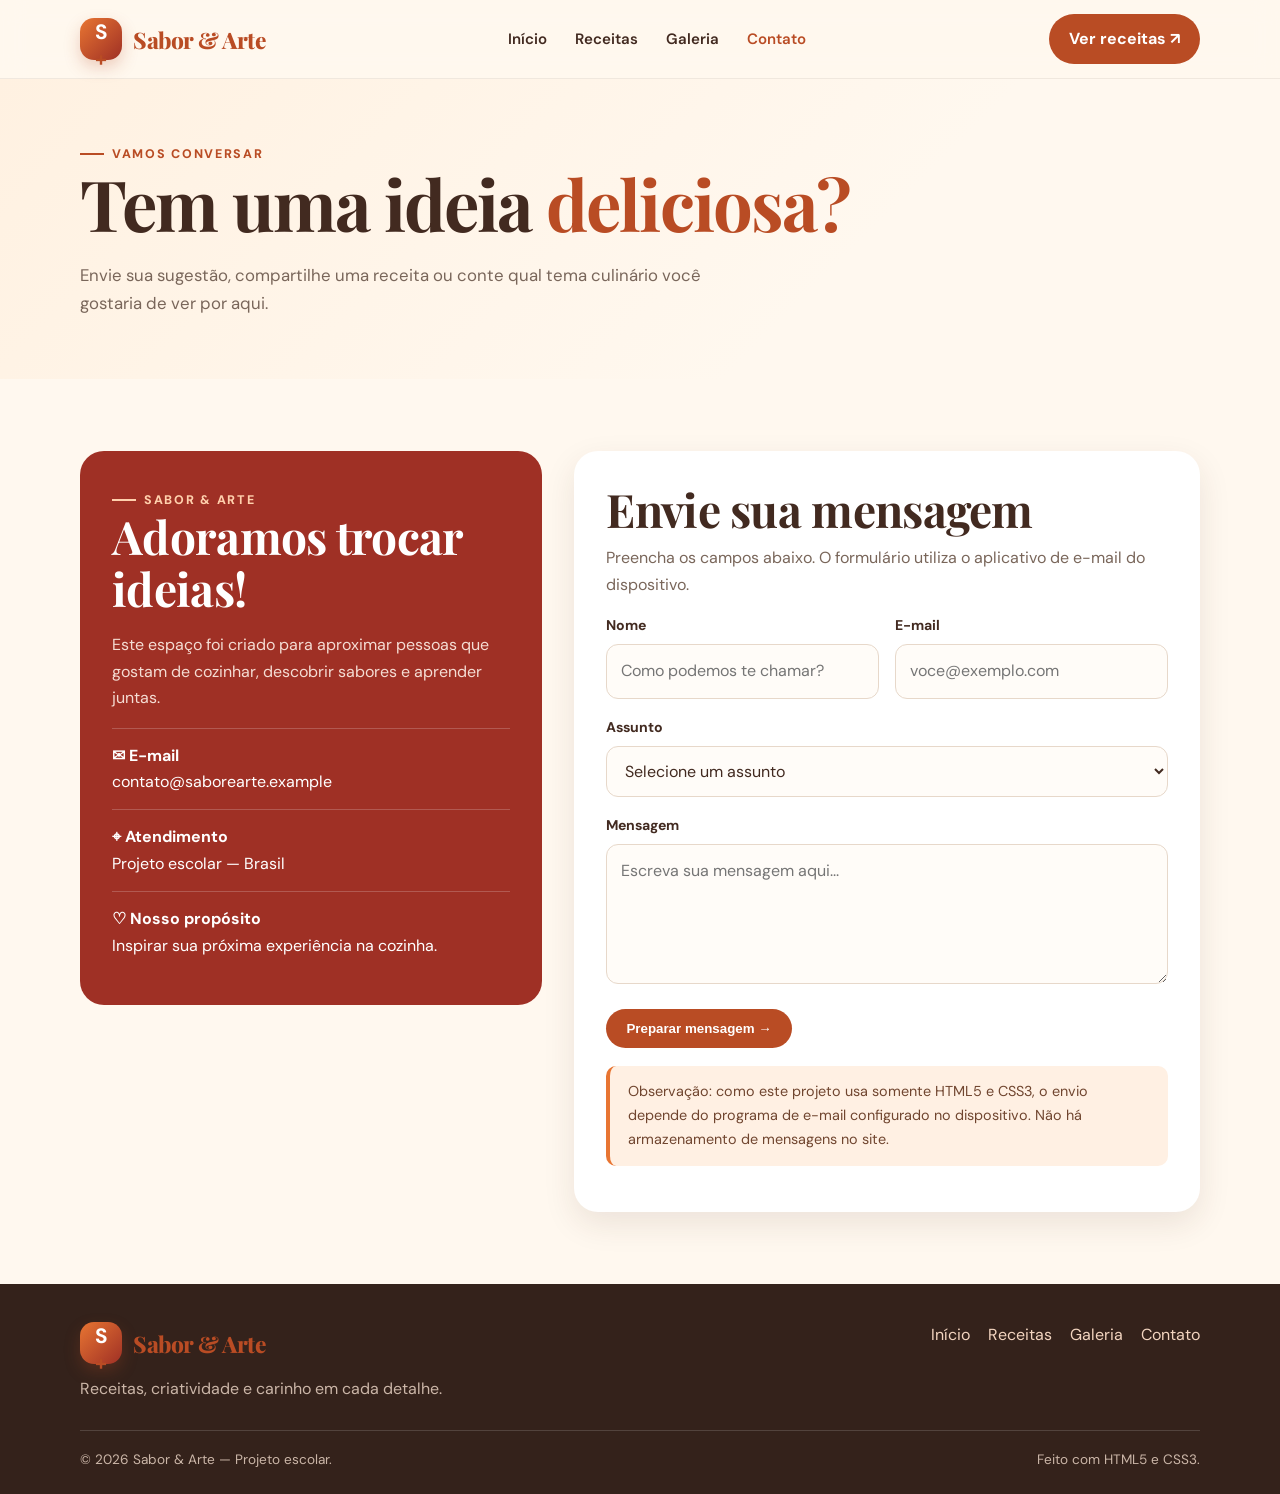
<file: contato.html>
<!DOCTYPE html>
<html lang="pt-BR">
<head><meta charset="UTF-8"><meta name="viewport" content="width=device-width, initial-scale=1.0"><meta name="description" content="Entre em contato com o Sabor & Arte."><title>Contato | Sabor & Arte</title><link rel="stylesheet" href="style.css"></head>
<body>
<header class="site-header"><div class="container nav-wrap"><a class="logo" href="index.html"><span class="logo-mark">S<span>+</span></span><span>Sabor <span>&amp; Arte</span></span></a><nav class="nav-links" aria-label="Navegação principal"><a href="index.html">Início</a><a href="receitas.html">Receitas</a><a href="galeria.html">Galeria</a><a href="contato.html" aria-current="page">Contato</a></nav><a class="nav-cta" href="receitas.html">Ver receitas ↗</a></div></header>
<main><section class="page-hero"><div class="container"><span class="eyebrow">Vamos conversar</span><h1>Tem uma ideia <em>deliciosa?</em></h1><p>Envie sua sugestão, compartilhe uma receita ou conte qual tema culinário você gostaria de ver por aqui.</p></div></section>
<section class="section"><div class="container contact-grid">
<aside class="contact-panel"><span class="eyebrow" style="color:#ffd0ad">Sabor &amp; Arte</span><h2>Adoramos trocar ideias!</h2><p>Este espaço foi criado para aproximar pessoas que gostam de cozinhar, descobrir sabores e aprender juntas.</p><div class="contact-detail"><strong>✉ E-mail</strong><br>contato@saborearte.example</div><div class="contact-detail"><strong>⌖ Atendimento</strong><br>Projeto escolar — Brasil</div><div class="contact-detail"><strong>♡ Nosso propósito</strong><br>Inspirar sua próxima experiência na cozinha.</div></aside>
<form class="contact-form" action="mailto:contato@saborearte.example" method="post" enctype="text/plain"><h2>Envie sua mensagem</h2><p style="color:var(--muted);margin-top:-8px">Preencha os campos abaixo. O formulário utiliza o aplicativo de e-mail do dispositivo.</p>
<div class="form-row"><div><label for="nome">Nome</label><input id="nome" name="nome" type="text" placeholder="Como podemos te chamar?" required></div><div><label for="email">E-mail</label><input id="email" name="email" type="email" placeholder="voce@exemplo.com" required></div></div>
<label for="assunto">Assunto</label><select id="assunto" name="assunto" required><option value="">Selecione um assunto</option><option>Sugestão de receita</option><option>Dica de cozinha</option><option>Parceria escolar</option><option>Outro assunto</option></select>
<label for="mensagem">Mensagem</label><textarea id="mensagem" name="mensagem" placeholder="Escreva sua mensagem aqui..." required></textarea>
<button class="button" type="submit">Preparar mensagem →</button>
<p class="notice" style="margin-top:18px">Observação: como este projeto usa somente HTML5 e CSS3, o envio depende do programa de e-mail configurado no dispositivo. Não há armazenamento de mensagens no site.</p>
</form>
</div></section></main>
<footer class="site-footer"><div class="container"><div class="footer-top"><div><a class="logo" href="index.html"><span class="logo-mark">S<span>+</span></span><span>Sabor <span>&amp; Arte</span></span></a><p>Receitas, criatividade e carinho em cada detalhe.</p></div><div class="footer-links"><a href="index.html">Início</a><a href="receitas.html">Receitas</a><a href="galeria.html">Galeria</a><a href="contato.html">Contato</a></div></div><div class="footer-bottom"><span>© 2026 Sabor &amp; Arte — Projeto escolar.</span><span>Feito com HTML5 e CSS3.</span></div></div></footer>
</body></html>
</file>
<file: style.css>
@import url('https://fonts.googleapis.com/css2?family=DM+Sans:wght@400;500;600;700&family=Playfair+Display:wght@600;700;800&display=swap');

:root {
  --orange: #e87532;
  --orange-dark: #b94c24;
  --red: #9f3025;
  --cream: #fff8ef;
  --cream-deep: #f4e7d7;
  --brown: #422a20;
  --muted: #79665a;
  --white: #fff;
  --shadow: 0 12px 32px rgba(66, 42, 32, .10);
  --radius: 22px;
}
* { box-sizing: border-box; }
html { scroll-behavior: smooth; }
body { margin: 0; background: var(--cream); color: var(--brown); font-family: 'DM Sans', sans-serif; line-height: 1.65; }
img { max-width: 100%; display: block; }
a { color: inherit; text-decoration: none; }
.container { width: min(1120px, calc(100% - 40px)); margin: 0 auto; }
.site-header { position: sticky; top: 0; z-index: 10; background: rgba(255,248,239,.94); backdrop-filter: blur(12px); border-bottom: 1px solid rgba(66,42,32,.08); }
.nav-wrap { min-height: 78px; display: flex; align-items: center; justify-content: space-between; gap: 24px; }
.logo { display: inline-flex; align-items: center; gap: 11px; font: 800 1.42rem 'Playfair Display', serif; letter-spacing: -.5px; }
.logo-mark { display: grid; place-items: center; width: 42px; height: 42px; border-radius: 14px; color: var(--white); background: linear-gradient(135deg,var(--orange),var(--red)); font: 700 1.3rem 'DM Sans',sans-serif; box-shadow: 0 7px 16px rgba(184,76,36,.25); }
.logo span:last-child { color: var(--orange-dark); }
.nav-links { display: flex; align-items: center; gap: 28px; font-size: .94rem; font-weight: 600; }
.nav-links a { transition: color .2s ease; }
.nav-links a:hover, .nav-links a[aria-current="page"] { color: var(--orange-dark); }
.nav-cta, .button { display: inline-flex; align-items: center; justify-content: center; gap: 8px; padding: 12px 20px; border-radius: 999px; border: 0; background: var(--orange-dark); color: white; font-weight: 700; transition: transform .2s ease, box-shadow .2s ease, background .2s ease; }
.nav-cta:hover, .button:hover { transform: translateY(-3px); background: #8f2d20; box-shadow: 0 9px 18px rgba(159,48,37,.22); }
.button-light { background: white; color: var(--red); }
.button-light:hover { background: var(--cream-deep); color: var(--red); }
.hero { padding: 62px 0 70px; overflow: hidden; }
.hero-grid { display: grid; grid-template-columns: 1fr 1fr; align-items: center; gap: 54px; }
.eyebrow { display: inline-flex; align-items: center; gap: 8px; color: var(--orange-dark); font-size: .78rem; font-weight: 800; text-transform: uppercase; letter-spacing: 1.7px; }
.eyebrow::before { content: ''; width: 24px; height: 2px; background: currentColor; }
h1, h2, h3 { font-family: 'Playfair Display', serif; line-height: 1.13; margin: 0 0 18px; }
h1 { font-size: clamp(2.7rem, 5.5vw, 4.8rem); letter-spacing: -1.8px; }
h1 em { color: var(--orange-dark); font-style: normal; }
h2 { font-size: clamp(2rem, 3.6vw, 3rem); letter-spacing: -.7px; }
h3 { font-size: 1.4rem; }
.hero p { color: var(--muted); font-size: 1.08rem; max-width: 520px; margin: 0 0 28px; }
.hero-actions { display: flex; flex-wrap: wrap; gap: 12px; }
.hero-visual { position: relative; min-height: 440px; }
.hero-photo { position: absolute; inset: 0 16px 12px 28px; border-radius: 44% 44% 25px 25px; background: #d9b69a url('https://images.unsplash.com/photo-1547592180-85f173990554?auto=format&fit=crop&w=1100&q=85') center/cover; box-shadow: var(--shadow); animation: floatIn .8s ease both; }
.hero-sticker { position: absolute; left: 0; bottom: 35px; background: white; padding: 16px 20px; border-radius: 18px; box-shadow: var(--shadow); max-width: 210px; animation: floatIn .9s .15s ease both; }
.hero-sticker strong { display: block; font-family: 'Playfair Display',serif; font-size: 1.05rem; }
.hero-sticker small { color: var(--muted); }
.hero-dot { position: absolute; right: 0; top: 18px; width: 88px; height: 88px; border: 2px dashed var(--orange); border-radius: 50%; opacity: .8; }
.section { padding: 72px 0; }
.section-white { background: white; }
.section-head { display: flex; justify-content: space-between; align-items: end; gap: 24px; margin-bottom: 30px; }
.section-head p { color: var(--muted); max-width: 440px; margin: 0; }
.text-link { color: var(--orange-dark); font-weight: 800; white-space: nowrap; }
.cards { display: grid; grid-template-columns: repeat(3,1fr); gap: 22px; }
.recipe-card { background: white; border-radius: var(--radius); overflow: hidden; box-shadow: var(--shadow); transition: transform .25s ease, box-shadow .25s ease; }
.recipe-card:hover { transform: translateY(-7px); box-shadow: 0 18px 38px rgba(66,42,32,.15); }
.recipe-card img { width: 100%; height: 225px; object-fit: cover; transition: transform .5s ease; }
.recipe-card:hover img { transform: scale(1.04); }
.card-image { overflow: hidden; }
.card-content { padding: 22px; }
.tag { display: inline-block; padding: 5px 10px; border-radius: 999px; background: #fff0e3; color: var(--orange-dark); font-size: .75rem; font-weight: 800; margin-bottom: 12px; }
.recipe-meta { display: flex; flex-wrap: wrap; gap: 14px; color: var(--muted); font-size: .86rem; margin-top: 14px; }
.recipe-meta span::before { margin-right: 6px; }
.recipe-meta .time::before { content: '◷'; }
.recipe-meta .level::before { content: '✦'; }
.feature-band { display: grid; grid-template-columns: 1fr 1fr; background: #f5e6d5; border-radius: 30px; overflow: hidden; }
.feature-copy { padding: clamp(28px,5vw,58px); align-self: center; }
.feature-copy p { color: var(--muted); margin-bottom: 24px; }
.feature-band img { width: 100%; height: 100%; min-height: 340px; object-fit: cover; }
.tips-grid { display: grid; grid-template-columns: repeat(3,1fr); gap: 20px; }
.tip { padding: 26px; border: 1px solid #f0dfce; border-radius: 20px; background: #fffaf4; }
.tip-icon { display: grid; place-items: center; width: 48px; height: 48px; border-radius: 15px; background: #ffe7d2; font-size: 1.35rem; margin-bottom: 18px; }
.tip p { color: var(--muted); margin-bottom: 0; }
.page-hero { padding: 58px 0 45px; background: linear-gradient(135deg,#fff1e1,#fff8ef 65%); }
.page-hero p { max-width: 640px; color: var(--muted); font-size: 1.05rem; }
.filters { display: flex; flex-wrap: wrap; gap: 10px; margin: 26px 0 32px; }
.filter { border: 1px solid #ead7c5; color: var(--brown); background: white; padding: 9px 15px; border-radius: 999px; font-size: .9rem; }
.filter:first-child { background: var(--red); color: white; border-color: var(--red); }
.gallery-grid { display: grid; grid-template-columns: repeat(3,1fr); gap: 16px; }
.gallery-item { overflow: hidden; border-radius: 20px; position: relative; background: #ead7c5; }
.gallery-item img { width: 100%; height: 280px; object-fit: cover; transition: transform .5s ease, filter .5s ease; }
.gallery-item:hover img { transform: scale(1.06); filter: brightness(.82); }
.gallery-caption { position: absolute; left: 18px; bottom: 16px; color: white; font-weight: 800; text-shadow: 0 2px 8px #332016; }
.contact-grid { display: grid; grid-template-columns: .85fr 1.15fr; gap: 32px; align-items: start; }
.contact-panel { background: var(--red); color: white; border-radius: 24px; padding: 32px; }
.contact-panel p { color: #f5ddd4; }
.contact-detail { padding: 14px 0; border-top: 1px solid rgba(255,255,255,.2); }
.contact-form { background: white; border-radius: 24px; padding: 32px; box-shadow: var(--shadow); }
.form-row { display: grid; grid-template-columns: 1fr 1fr; gap: 16px; }
label { display: block; font-size: .88rem; font-weight: 700; margin-bottom: 7px; }
input, textarea, select { width: 100%; border: 1px solid #e7d8ca; border-radius: 12px; padding: 13px 14px; background: #fffcf8; font: inherit; color: var(--brown); margin-bottom: 17px; }
input:focus, textarea:focus, select:focus { outline: 2px solid #f0b185; border-color: var(--orange); }
textarea { resize: vertical; min-height: 140px; }
.site-footer { background: #34221b; color: #f9eadd; padding: 38px 0 22px; }
.footer-top { display: flex; justify-content: space-between; gap: 30px; align-items: start; padding-bottom: 28px; }
.footer-top p { color: #cbb6a8; max-width: 370px; margin: 12px 0 0; }
.footer-links { display: flex; flex-wrap: wrap; gap: 18px; color: #f3d5c0; }
.footer-bottom { border-top: 1px solid rgba(255,255,255,.15); padding-top: 18px; color: #cbb6a8; font-size: .85rem; display: flex; justify-content: space-between; gap: 15px; }
.notice { padding: 14px 18px; background: #fff0e3; border-left: 4px solid var(--orange); border-radius: 10px; color: #70452f; font-size: .9rem; }
@keyframes floatIn { from { opacity: 0; transform: translateY(18px); } to { opacity: 1; transform: translateY(0); } }
@media (prefers-reduced-motion: reduce) { *, *::before, *::after { scroll-behavior: auto !important; animation-duration: .01ms !important; transition-duration: .01ms !important; } }
@media (max-width: 800px) {
  .nav-wrap { flex-wrap: wrap; padding: 15px 0; }
  .nav-links { order: 3; width: 100%; justify-content: center; gap: clamp(12px,4vw,26px); flex-wrap: wrap; }
  .nav-cta { margin-left: auto; }
  .hero-grid, .feature-band, .contact-grid { grid-template-columns: 1fr; }
  .hero { padding-top: 38px; }
  .hero-visual { min-height: 360px; }
  .hero-photo { inset: 0 12px 10px 22px; }
  .cards, .tips-grid { grid-template-columns: repeat(2,1fr); }
  .feature-band img { min-height: 270px; max-height: 360px; }
  .gallery-grid { grid-template-columns: repeat(2,1fr); }
}
@media (max-width: 540px) {
  .container { width: min(100% - 28px, 1120px); }
  .logo { font-size: 1.2rem; }
  .logo-mark { width: 37px; height: 37px; }
  .nav-cta { display: none; }
  .nav-links { font-size: .88rem; gap: 14px; }
  .hero { padding-bottom: 42px; }
  .hero-visual { min-height: 290px; }
  .hero-sticker { bottom: 18px; padding: 12px 14px; }
  .section { padding: 52px 0; }
  .section-head { display: block; }
  .section-head p { margin-top: 12px; }
  .cards, .tips-grid, .gallery-grid { grid-template-columns: 1fr; }
  .recipe-card img { height: 230px; }
  .gallery-item img { height: 250px; }
  .form-row { grid-template-columns: 1fr; gap: 0; }
  .contact-form, .contact-panel { padding: 24px; }
  .footer-top, .footer-bottom { flex-direction: column; }
}
</file>
